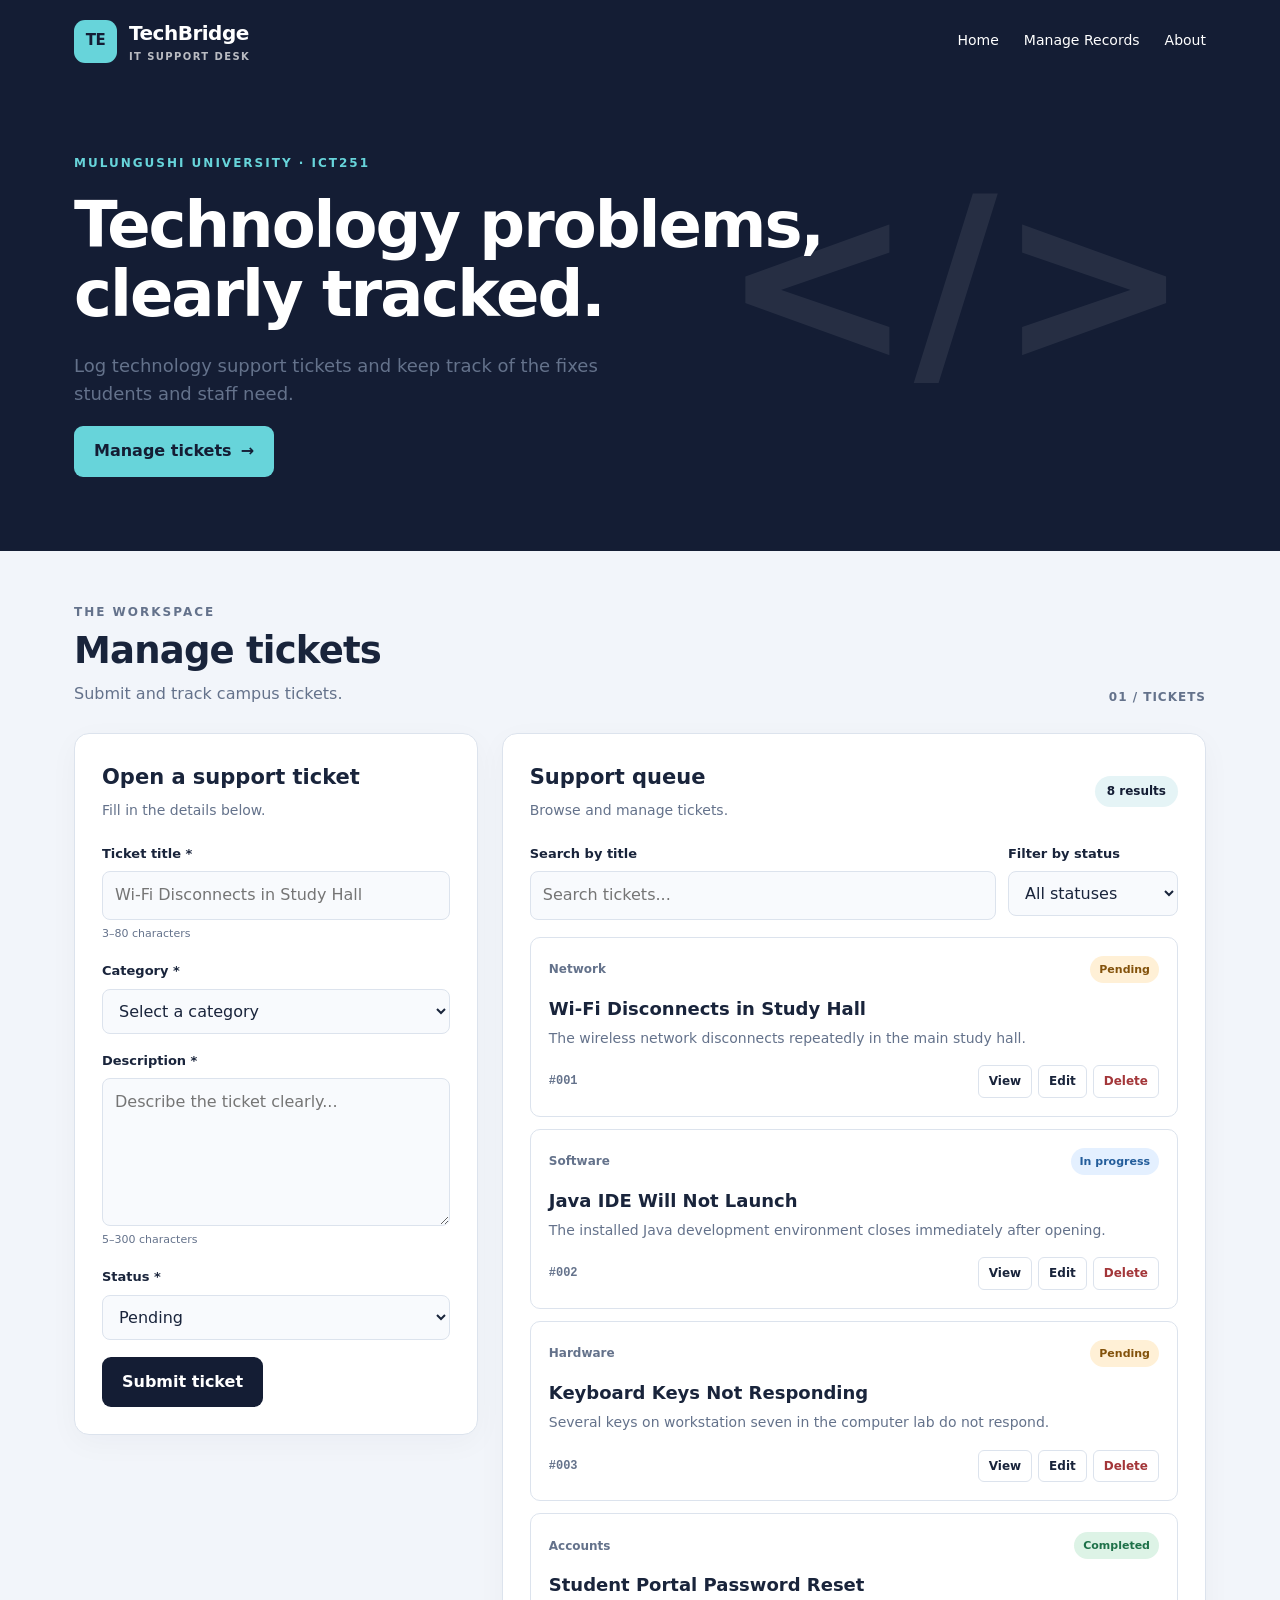
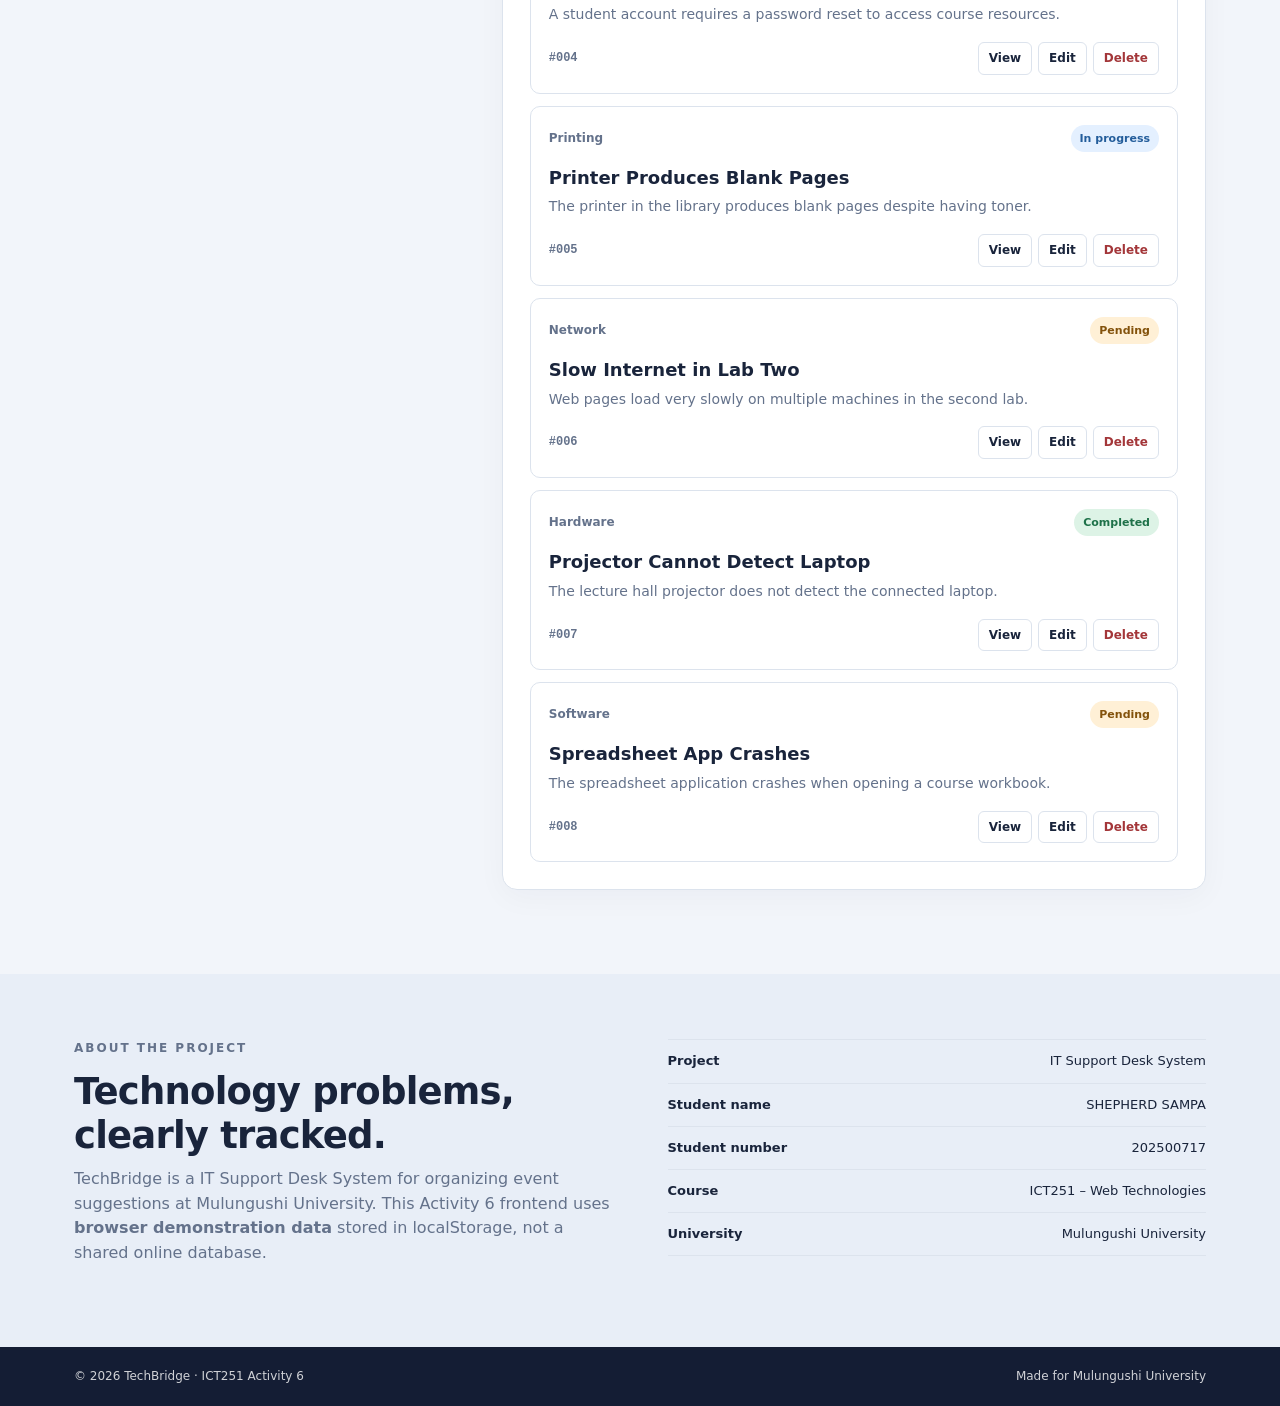
<file: activity6-frontend  herd/index.html>
<!doctype html>
<html lang="en">
<head>
  <meta charset="utf-8">
  <meta name="viewport" content="width=device-width, initial-scale=1">
  <title>TechBridge | IT Support Desk</title>
  <link rel="stylesheet" href="./css/styles.css">
</head>
<body>
  <header class="site-header">
    <div class="shell header-inner">
      <a class="brand" href="#home"><span class="brand-mark">TE</span><span>TechBridge<small>IT SUPPORT DESK</small></span></a>
      <nav aria-label="Main navigation"><a href="#home">Home</a><a href="#manage">Manage Records</a><a href="#about">About</a></nav>
    </div>
  </header>
  <main>
    <section id="home" class="hero" aria-labelledby="hero-title">
      <div class="shell"><p class="eyebrow">MULUNGUSHI UNIVERSITY · ICT251</p><h1 id="hero-title">Technology problems, clearly tracked.</h1><p class="hero-copy">Log technology support tickets and keep track of the fixes students and staff need.</p><a class="button primary" href="#manage">Manage tickets <span aria-hidden="true">→</span></a></div>
      <aside class="hero-aside shell" hidden><span class="small-label">CAMPUS TECHNOLOGY SUPPORT</span><div class="hero-symbol" aria-hidden="true">✳</div><p>Log technology support tickets and keep track of the fixes students and staff need.</p></aside>
    </section>
    <section class="shell workspace" id="manage" aria-labelledby="manage-title">
      <div class="section-heading"><div><p class="eyebrow">THE WORKSPACE</p><h2 id="manage-title">Manage tickets</h2><p>Submit and track campus tickets.</p></div><span class="section-index">01 / TICKETS</span></div>
      <div class="workspace-grid">
        <section class="panel form-panel" aria-labelledby="form-title"><div class="panel-heading"><h3 id="form-title">Open a support ticket</h3><p>Fill in the details below.</p></div>
          <form id="ticket-form" novalidate>
            <div class="field"><label for="title">Ticket title <span aria-hidden="true">*</span></label><input id="title" name="title" maxlength="80" placeholder="Wi-Fi Disconnects in Study Hall" required><small>3–80 characters</small></div>
            <div class="field"><label for="category">Category <span aria-hidden="true">*</span></label><select id="category" name="category" required><option value="">Select a category</option><option>Network</option><option>Software</option><option>Hardware</option><option>Accounts</option><option>Printing</option></select></div>
            <div class="field"><label for="description">Description <span aria-hidden="true">*</span></label><textarea id="description" name="description" rows="5" maxlength="300" placeholder="Describe the ticket clearly..." required></textarea><small>5–300 characters</small></div>
            <div class="field"><label for="status">Status <span aria-hidden="true">*</span></label><select id="status" name="status" required><option>Pending</option><option>In progress</option><option>Completed</option></select></div>
            <div id="form-message" class="message" role="status" aria-live="polite" hidden></div>
            <div class="form-actions"><button class="button primary" type="submit" id="save-button">Submit ticket</button><button class="button secondary" type="button" id="cancel-edit" hidden>Cancel edit</button></div>
          </form>
        </section>
        <section class="panel records-panel" aria-labelledby="records-title"><div class="panel-heading records-heading"><div><h3 id="records-title">Support queue</h3><p>Browse and manage tickets.</p></div><span id="record-count" class="count" aria-live="polite">0 results</span></div>
          <div class="filters"><div class="field"><label for="search">Search by title</label><input id="search" type="search" placeholder="Search tickets..."></div><div class="field"><label for="filter-status">Filter by status</label><select id="filter-status"><option value="">All statuses</option><option>Pending</option><option>In progress</option><option>Completed</option></select></div></div>
          <div id="list-message" class="message" role="status" aria-live="polite" hidden></div><div id="record-list" class="record-list" aria-live="polite"></div>
        </section>
      </div>
    </section>
    <section id="about" class="about-section"><div class="shell about-grid"><div><p class="eyebrow">ABOUT THE PROJECT</p><h2>Technology problems, clearly tracked.</h2><p>TechBridge is a IT Support Desk System for organizing event suggestions at Mulungushi University. This Activity 6 frontend uses <strong>browser demonstration data</strong> stored in localStorage, not a shared online database.</p></div><div class="about-details"><p><strong>Project</strong><span>IT Support Desk System</span></p><p><strong>Student name</strong><span>SHEPHERD SAMPA</span></p><p><strong>Student number</strong><span>202500717</span></p><p><strong>Course</strong><span>ICT251 – Web Technologies</span></p><p><strong>University</strong><span>Mulungushi University</span></p></div></div></section>
  </main>
  <footer class="site-footer"><div class="shell footer-inner"><span>© 2026 TechBridge · ICT251 Activity 6</span><span>Made for Mulungushi University</span></div></footer>
  <dialog id="details-dialog" aria-labelledby="dialog-title"><div class="dialog-head"><h2 id="dialog-title">Ticket details</h2><button type="button" id="close-dialog" class="icon-button" aria-label="Close details">×</button></div><div id="details-content"></div><div class="dialog-footer"><button type="button" class="button secondary" id="done-dialog">Close</button></div></dialog>
  <script type="module" src="./js/app.js"></script>
</body>
</html>
</file>
<file: activity6-frontend  herd/css/styles.css>
/* TechBridge original design system */
 :root{--nav:#141d34;--accent:#67d4da;--mark:#141d34;--ink:#19243b;--bg:#f2f5fa;--panel:#fff;--card:#fff;--input:#f8fafd;--muted:#64728b;--border:#dce3ed;--tint:#e5f4f6;--about:#e8eef7;--focus:#117eac}.hero{background:#141d34;color:#fff;position:relative;overflow:hidden}.hero:after{content:"</>";position:absolute;right:7%;top:5%;font-size:clamp(90px,18vw,230px);font-weight:900;opacity:.075;pointer-events:none}.hero .eyebrow{color:#67d4da}.hero-copy{color:#c6d0e3}.hero .primary{background:#67d4da;color:#141d34}.record-card{border-left:3px solid #4c9eb3}.record-id{font-family:monospace}.panel{box-shadow:0 12px 35px #1a2e5010}.brand-mark{border-radius:50%}

*{box-sizing:border-box}html{scroll-behavior:smooth}body{margin:0;font:16px/1.55 system-ui,-apple-system,Segoe UI,sans-serif;color:var(--ink);background:var(--bg)}a{color:inherit;text-decoration:none}button,input,select,textarea{font:inherit}button,a,input,select,textarea{outline-offset:3px}button:focus-visible,a:focus-visible,input:focus-visible,select:focus-visible,textarea:focus-visible{outline:3px solid var(--focus)}.shell{max-width:1180px;margin:auto;padding-left:24px;padding-right:24px}.site-header{background:var(--nav);color:#fff}.header-inner{min-height:82px;display:flex;align-items:center;justify-content:space-between;gap:22px}.brand{display:flex;align-items:center;gap:12px;font-size:20px;font-weight:800;letter-spacing:-.5px}.brand-mark{display:grid;place-items:center;width:43px;height:43px;background:var(--accent);color:var(--mark);border-radius:11px;font-size:15px}.brand small{display:block;font-size:10px;letter-spacing:1.4px;font-weight:600;opacity:.7}.site-header nav{display:flex;gap:25px;flex-wrap:wrap;font-size:14px}.site-header nav a:hover{text-decoration:underline}.hero{padding-top:72px;padding-bottom:74px}.eyebrow{font-size:12px;font-weight:800;letter-spacing:2px;color:var(--muted);text-transform:uppercase}h1{font-size:clamp(35px,5vw,64px);line-height:1.09;letter-spacing:-2px;margin:18px 0 22px;max-width:760px}h2{font-size:clamp(26px,3vw,37px);line-height:1.2;letter-spacing:-.8px;margin:8px 0}h3{font-size:21px;margin:0}p{margin-top:0}.hero-copy{max-width:590px;font-size:18px;color:var(--muted)}.button{display:inline-flex;align-items:center;justify-content:center;gap:9px;border-radius:9px;padding:12px 19px;font-weight:700;border:1px solid transparent;cursor:pointer}.primary{background:var(--nav);color:white}.primary:hover{filter:brightness(1.18)}.secondary{background:transparent;border-color:var(--border);color:var(--ink)}.workspace{padding-top:52px;padding-bottom:84px}.section-heading{display:flex;justify-content:space-between;gap:20px;align-items:end;margin-bottom:27px}.section-heading p{color:var(--muted);margin-bottom:0}.section-index{font-size:12px;letter-spacing:1px;font-weight:700;color:var(--muted)}.workspace-grid{display:grid;grid-template-columns:minmax(280px,.86fr) minmax(0,1.5fr);gap:24px;align-items:start}.panel{border:1px solid var(--border);border-radius:15px;background:var(--panel);padding:27px;min-width:0;box-shadow:0 8px 30px rgba(20,35,55,.035)}.panel-heading{margin-bottom:22px}.panel-heading p{color:var(--muted);font-size:14px;margin:6px 0 0}.field{margin-bottom:17px}.field label{display:block;font-size:13px;font-weight:750;margin-bottom:7px}.field small{font-size:11px;color:var(--muted)}.field input,.field select,.field textarea{display:block;width:100%;border:1px solid var(--border);background:var(--input);border-radius:8px;padding:11px 12px;color:var(--ink)}.field textarea{resize:vertical}.form-actions{display:flex;gap:10px;flex-wrap:wrap}.records-heading{display:flex;align-items:center;justify-content:space-between;gap:12px}.count{white-space:nowrap;background:var(--tint);color:var(--nav);border-radius:100px;padding:6px 12px;font-size:12px;font-weight:750}.filters{display:grid;grid-template-columns:1fr 170px;gap:12px}.record-list{display:grid;gap:12px}.record-card{border:1px solid var(--border);background:var(--card);padding:18px;border-radius:10px}.record-top,.record-bottom{display:flex;align-items:center;justify-content:space-between;gap:12px}.record-category,.record-id{font-size:12px;font-weight:700;color:var(--muted)}.record-title{font-size:18px;margin:12px 0 5px}.record-description{font-size:14px;color:var(--muted);margin-bottom:16px}.status{font-size:11px;font-weight:800;border-radius:100px;padding:5px 9px;background:#fff0d6;color:#83520b;white-space:nowrap}.status-in-progress{background:#e4f0ff;color:#235d9b}.status-completed{background:#ddf3e6;color:#1e7149}.record-actions{display:flex;gap:6px;flex-wrap:wrap}.action-button{border:1px solid var(--border);background:var(--panel);color:var(--ink);padding:6px 10px;border-radius:6px;cursor:pointer;font-size:12px;font-weight:700}.action-button:hover{background:var(--tint)}.danger{color:#a33639}.message{padding:11px 13px;border-radius:8px;margin-bottom:15px;background:#e5f3eb;color:#205a3c;font-size:13px}.message.error{background:#ffebeb;color:#a12e2e}.message[hidden],[hidden]{display:none!important}.empty-state{padding:25px;text-align:center;color:var(--muted);border:1px dashed var(--border);border-radius:10px}.about-section{background:var(--about);padding:65px 0}.about-grid{display:grid;grid-template-columns:1fr 1fr;gap:55px}.about-grid>div:first-child p:last-child{color:var(--muted)}.about-details{border-top:1px solid var(--border)}.about-details p{display:flex;justify-content:space-between;gap:20px;border-bottom:1px solid var(--border);padding:11px 0;margin:0;font-size:13px}.about-details span{text-align:right}.site-footer{background:var(--nav);color:#fff}.footer-inner{padding-top:20px;padding-bottom:20px;display:flex;justify-content:space-between;gap:12px;font-size:12px;opacity:.8}dialog{width:min(540px,calc(100% - 30px));border:1px solid var(--border);border-radius:14px;padding:24px;color:var(--ink);background:var(--panel)}dialog::backdrop{background:#1118279c}.dialog-head{display:flex;align-items:center;justify-content:space-between}.icon-button{border:0;background:transparent;font-size:27px;cursor:pointer}.detail-row{padding:9px 0;border-bottom:1px solid var(--border)}.detail-row strong{font-size:12px;color:var(--muted)}.detail-row p{margin:4px 0;overflow-wrap:anywhere}.dialog-footer{margin-top:20px;text-align:right}@media(max-width:850px){.workspace-grid,.about-grid{grid-template-columns:1fr}.hero{padding-top:50px;padding-bottom:50px}}@media(max-width:640px){.header-inner{align-items:flex-start;flex-direction:column;padding-top:16px;padding-bottom:18px}.site-header nav{gap:17px}.shell{padding-left:16px;padding-right:16px}.panel{padding:18px}.filters{grid-template-columns:1fr}.section-index{display:none}.record-bottom{align-items:flex-start;flex-direction:column}.footer-inner{flex-direction:column}h1{letter-spacing:-1px}}
</file>
